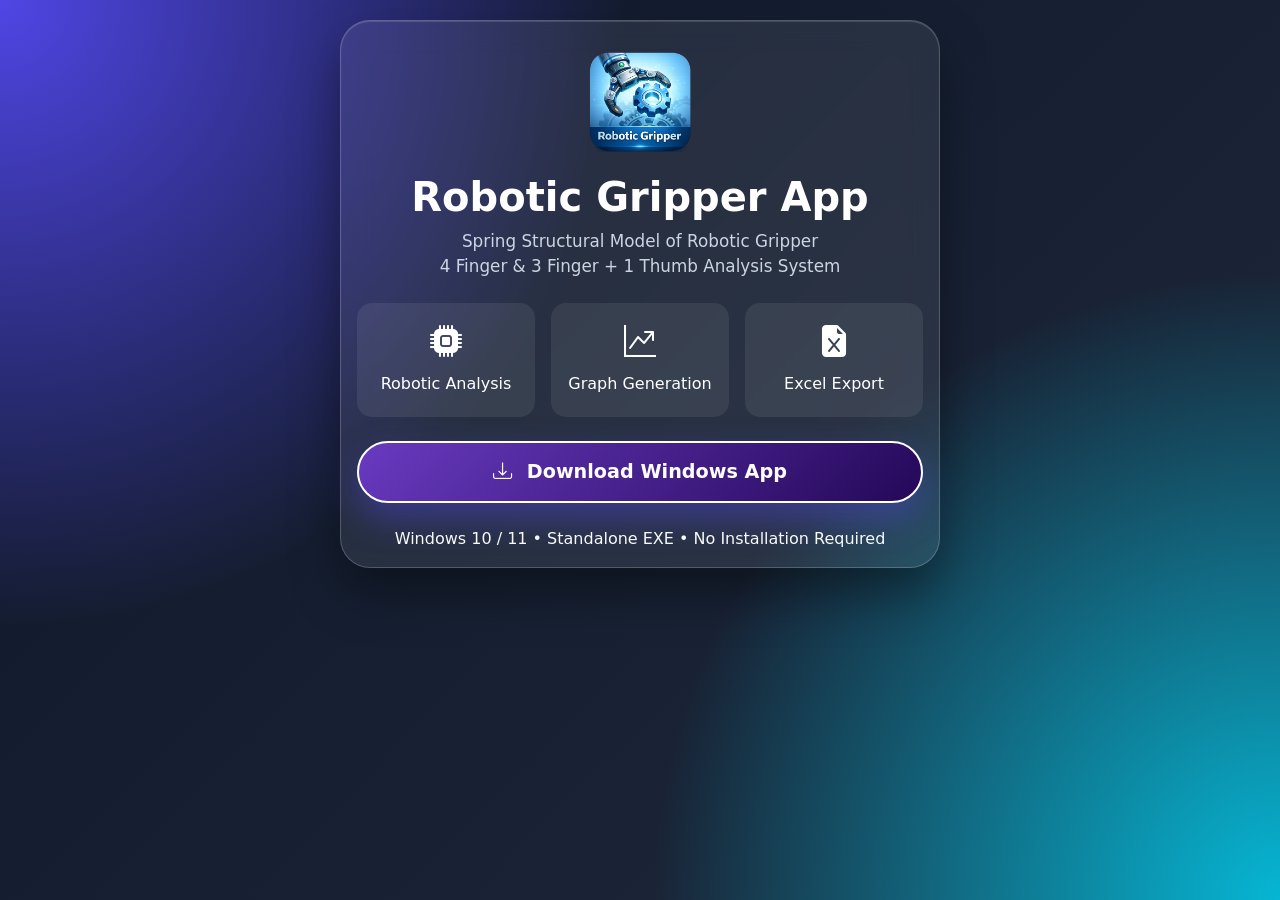
<file: index.html>
<!DOCTYPE html>

<html lang="en">

<head>
    <meta charset="UTF-8">
    <meta name="viewport" content="width=device-width, initial-scale=1.0">
    <title>Download Robotic Gripper App</title>

    
    <!-- Bootstrap 5 -->
    <link href="https://cdn.jsdelivr.net/npm/bootstrap@5.3.7/dist/css/bootstrap.min.css" rel="stylesheet">

    <!-- Bootstrap Icons -->
    <link href="https://cdn.jsdelivr.net/npm/bootstrap-icons@1.13.1/font/bootstrap-icons.css" rel="stylesheet">

    <style>
        body {
            min-height: 100vh;
            background:
                radial-gradient(circle at top left, #4f46e5, transparent 40%),
                radial-gradient(circle at bottom right, #06b6d4, transparent 40%),
                linear-gradient(135deg, #0f172a, #1e293b);

            display: flex;
            justify-content: center;
            align-items: flex-start;

            overflow-x: hidden;
            overflow-y: auto;

            padding: 20px 10px;
        }

        .download-card {
            max-width: 600px;
            width: 95%;
            border-radius: 30px;
            background: rgba(255, 255, 255, 0.08);
            backdrop-filter: blur(16px);
            border: 1px solid rgba(255, 255, 255, .2);
            box-shadow:
                0 25px 50px rgba(0, 0, 0, .4),
                inset 0 1px 1px rgba(255, 255, 255, .15);
            transform-style: preserve-3d;
            transition: all .4s ease;
        }



        .robot-icon {
            font-size: 5rem;
            color: #00e5ff;
            text-shadow: 0 0 25px rgba(0, 229, 255, .8);
        }

        .title {
            font-size: 2.5rem;
            font-weight: 800;
            color: white;
        }

        .subtitle {
            color: #cbd5e1;
            font-size: 1.05rem;
        }

        .feature-box {
            background: rgba(255, 255, 255, .08);
            border-radius: 15px;
            padding: 15px;
            color: white;
            transition: .3s;
        }

        .feature-box:hover {
            transform: translateY(-5px);
            background: rgba(255, 255, 255, .12);
        }

        .download-btn {
            /* background: linear-gradient(135deg, #00e5ff, #4f46e5); */
            background: linear-gradient(135deg, #693ac0, #240858);
            border: 2px solid #fff;
            color: white;
            font-size: 1.2rem;
            font-weight: 700;
            padding: 15px 35px;
            border-radius: 50px;
            box-shadow: 0 15px 35px rgba(79, 70, 229, .45);
            transition: .3s;
        }

        .download-btn:hover {
            transform: translateY(-3px) scale(1.03);
            color: white;
            border: 2px solid #fff;
        }

        .version-badge {
            background: rgba(0, 229, 255, .15);
            color: #00e5ff;
            border: 1px solid rgba(0, 229, 255, .4);
            border-radius: 30px;
            padding: 8px 18px;
            display: inline-block;
            font-weight: 600;
        }
      @media (max-width:768px){

    body{
        padding:15px 10px;
    }

    .download-card{
        width:100%;
        max-width:100%;
        border-radius:18px;
        padding:20px 15px !important;
        margin:0;
    }

    .robot-icon{
        font-size:3rem;
        margin-bottom:10px!important;
    }

    .title{
        font-size:1.7rem;
        line-height:1.2;
    }

    .subtitle{
        font-size:.9rem;
        line-height:1.5;
        margin-bottom:18px!important;
    }

    .row{
        margin-bottom:20px!important;
    }

    .feature-box{
        padding:12px;
    }

    .feature-box h6{
        font-size:.9rem;
    }

    .download-btn{
        display:block;
        width:100%;
        padding:16px;
        font-size:1rem;
        margin-top:10px;
    }

    .text-light{
        font-size:.8rem;
        margin-top:15px!important;
    }
}
    
    </style>
    

</head>

<body>

    
    <div class="card download-card text-center p-4 p-md-3">

        <div class="robot-icon mb-3">
            <!-- <i class="bi bi-robot"></i> -->
            <img src="Robotic_gripper.png" alt="4 Finger Gripper" height="100">
        </div>

        <h1 class="title">Robotic Gripper App</h1>

        <p class="subtitle mb-4">
            Spring Structural Model of Robotic Gripper
            <br>
            4 Finger & 3 Finger + 1 Thumb Analysis System
        </p>

        <!-- <div class="version-badge mb-4">
            <i class="bi bi-download me-2"></i>
            Latest Version
        </div> -->

        <div class="row g-3 mb-4">

            <div class="col-md-4">
                <div class="feature-box">
                    <i class="bi bi-cpu-fill fs-2"></i>
                    <h6 class="mt-2">Robotic Analysis</h6>
                </div>
            </div>

            <div class="col-md-4">
                <div class="feature-box">
                    <i class="bi bi-graph-up-arrow fs-2"></i>
                    <h6 class="mt-2">Graph Generation</h6>
                </div>
            </div>

            <div class="col-md-4">
                <div class="feature-box">
                    <i class="bi bi-file-earmark-excel-fill fs-2"></i>
                    <h6 class="mt-2">Excel Export</h6>
                </div>
            </div>

        </div>

        <button class="btn download-btn" onclick="downloadExe()">
            <i class="bi bi-download me-2"></i>
            Download Windows App
        </button>

        <p class="text-light mt-4 mb-0">
            Windows 10 / 11 • Standalone EXE • No Installation Required
        </p>

    </div>

    <script>
        function downloadExe() {

            const warningMessage =
                `🚨 IMPORTANT: First Time Launch Warning\n\n` +
                `If Windows shows:\n\n` +
                `"Windows protected your PC"\n` +
                `"Unknown Publisher"\n\n` +
                `➤ Click "More Info"\n` +
                `➤ Click "Run Anyway"\n\n` +
                `The application is safe.\n` +
                `This warning appears because the EXE is not digitally signed.`;

            if (confirm(warningMessage)) {

                // const releaseTag = "latest";


                const exeUrl =
                    `https://github.com/caliber123-dot/robotic-gripper/releases/latest/download/RoboticGripperApp_Setup.exe`;


                console.log("exeUrl>>", exeUrl)
                const link = document.createElement("a");

                link.href = exeUrl;
                link.download = "RoboticGripperApp.exe";

                document.body.appendChild(link);
                link.click();
                document.body.removeChild(link);
            }
        }
    </script>
    

</body>

</html>
</file>
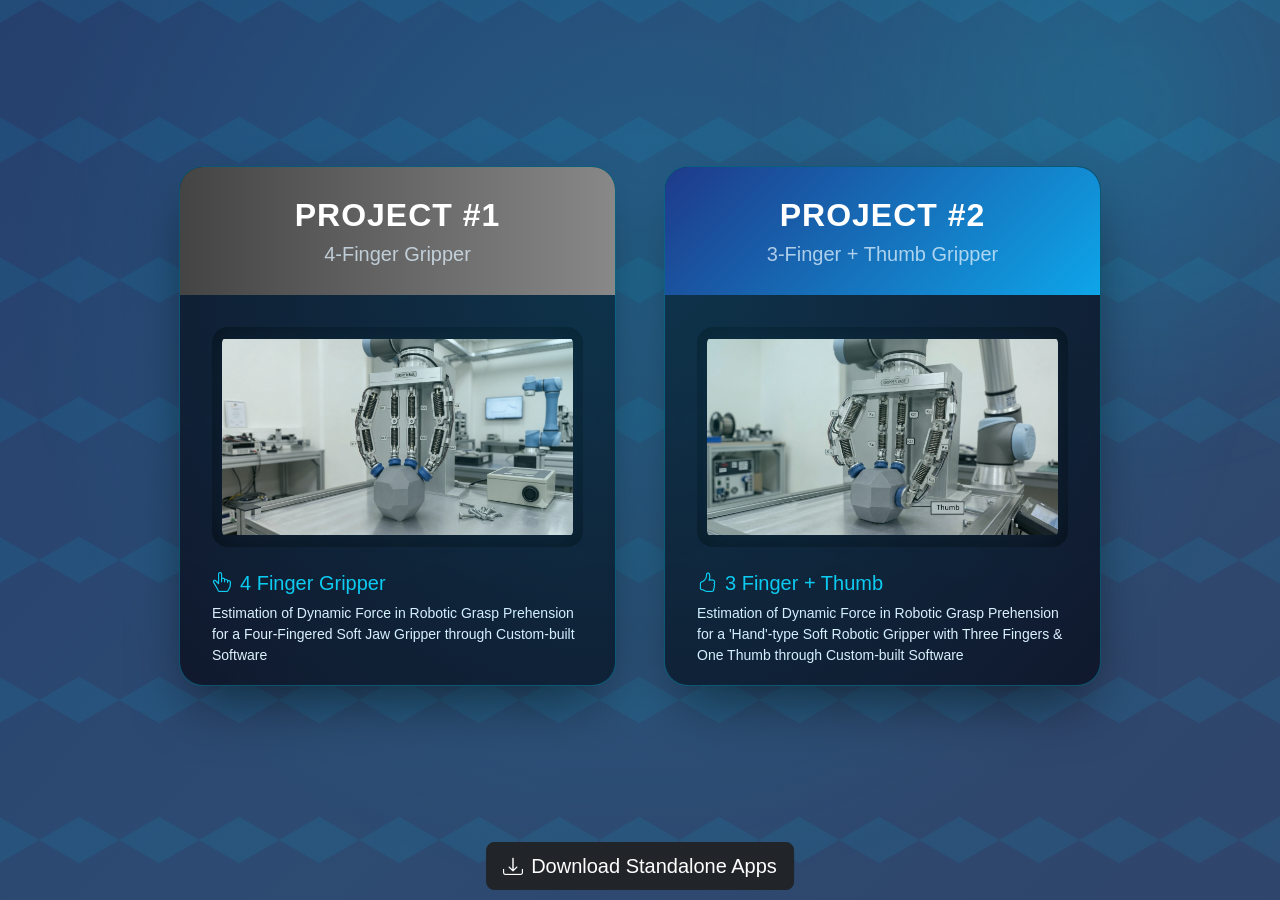
<file: templates/landing.html>
<!doctype html>
<html lang="en">

<head>
  <meta charset="UTF-8" />
  <meta name="viewport" content="width=device-width, initial-scale=1.0" />
  <title>Gripper System • Projects</title>
  <!-- <link href="https://cdn.jsdelivr.net/npm/bootstrap@5.3.3/dist/css/bootstrap.min.css" rel="stylesheet" /> -->
  <link rel="stylesheet" href="/static/css/bootstrap.min.css" />

  <!-- <link rel="stylesheet" href="https://cdn.jsdelivr.net/npm/bootstrap-icons@1.11.3/font/bootstrap-icons.min.css"> -->
  <link rel="stylesheet" href="/static/css/bootstrap-icons.css" />
  <style>
    /* @import url("https://fonts.googleapis.com/css2?family=Orbitron:wght@500;700&family=Inter:wght@300;400;600&display=swap"); */

    /* body {
            font-family: "Inter", sans-serif;
        } */

    :root {
      --primary: #00d4ff;
    }

    p {
      font-size: 14px;
    }

    body {
      /* background: linear-gradient(135deg, #0a0f1c 0%, #1a2338 100%); */
      /* background: linear-gradient(135deg, #290803 0%, #172647 100%); */
      /* background: linear-gradient(135deg, #f8d0c8 0%, #aad4fc 100%); */
      background: linear-gradient(135deg,
          #26406e 0%,
          #2d4b72 50%,
          #30456b 100%);
      /* font-family: "Inter", sans-serif; */

      font-family: "Segoe UI", Tahoma, Geneva, Verdana, sans-serif;
      color: #e0f2fe;
      margin: 0;
      padding: 0;
      overflow: hidden;
      height: 100vh;
    }

    body::before {
      content: "";

      position: fixed;
      inset: 0;

      background:
        linear-gradient(30deg,
          rgba(0, 212, 255, 0.08) 12%,
          transparent 12.5%,
          transparent 87%,
          rgba(0, 212, 255, 0.08) 87.5%,
          rgba(0, 212, 255, 0.08)),
        linear-gradient(150deg,
          rgba(0, 212, 255, 0.08) 12%,
          transparent 12.5%,
          transparent 87%,
          rgba(0, 212, 255, 0.08) 87.5%,
          rgba(0, 212, 255, 0.08));

      background-size: 80px 140px;

      animation: hexMove 18s linear infinite;

      /* opacity: .6; */

      z-index: -2;
    }

    body::after {
      content: "";

      position: fixed;

      width: 700px;
      height: 700px;

      top: -250px;
      right: -200px;

      background: radial-gradient(circle,
          rgba(0, 212, 255, 0.18) 0%,
          transparent 70%);

      filter: blur(40px);

      z-index: -1;
    }

    .hero {
      height: 100vh;
      display: flex;
      align-items: center;
      position: relative;
    }

    .hero::before {
      content: "";
      position: absolute;
      inset: 0;
      background: radial-gradient(circle at 50% 30%,
          rgba(0, 212, 255, 0.15) 0%,
          transparent 70%);
      pointer-events: none;
    }

    .section-title {
      font-family: "Orbitron", sans-serif;
      font-size: 3.2rem;
      background: linear-gradient(90deg, #00d4ff, #a5b4fc);
      background-clip: text;
      /* Standard */
      -webkit-background-clip: text;
      /* Chrome, Edge, Safari */
      -webkit-text-fill-color: transparent;
      text-shadow: 0 0 30px rgba(0, 212, 255, 0.5);
    }

    .project-card {
      background: rgba(15, 23, 42, 0.95);
      border: 1px solid rgba(0, 212, 255, 0.3);
      border-radius: 24px;
      overflow: hidden;
      transition: all 0.6s cubic-bezier(0.23, 1, 0.32, 1);
      box-shadow: 0 25px 60px -15px rgba(0, 0, 0, 0.6);
      height: 100%;
      max-height: 520px;
      cursor: pointer;
      /* Hand cursor on hover */
    }

    .project-card:hover {
      transform: perspective(1000px) rotateX(8deg) rotateY(8deg) translateY(-15px);
      box-shadow: 0 40px 90px -10px rgba(0, 212, 255, 0.4);
      border-color: var(--primary);
    }

    .card-header {
      background: linear-gradient(90deg, #444, #888);
      /* background: linear-gradient(135deg, #8a1e1e, #a02e12); */
      padding: 1.8rem 1.5rem;
      text-align: center;
      position: relative;
    }

    .card-header2 {
      background: linear-gradient(135deg, #1e3a8a, #0ea5e9);
      padding: 1.8rem 1.5rem;
      text-align: center;
      position: relative;
    }

    .project-title {
      /* font-family: "Orbitron", sans-serif; */
      font-family: "Segoe UI", Tahoma, Geneva, Verdana, sans-serif;
      font-size: 2rem;
      font-weight: 700;
      letter-spacing: 1px;
    }

    .project-body {
      padding: 2rem;
      display: flex;
      flex-direction: column;
      height: calc(100% - 85px);
    }

    .gripper-img {
      width: 100%;
      height: 220px;
      object-fit: contain;
      /* background: rgba(0, 0, 0, 0.5); */
      border-radius: 16px;
      padding: 10px;
      box-shadow: inset 0 0 40px rgba(0, 0, 0, 0.6);
      transition: transform 0.7s ease;
    }

    .project-card:hover .gripper-img {
      transform: scale(1.1);
    }

    .icon-container {
      display: grid;
      grid-template-columns: repeat(4, 1fr);
      gap: 12px;
      margin: 1.5rem 0;
    }

    .icon-box {
      text-align: center;
      padding: 10px 6px;
      border-radius: 12px;
      transition: all 0.4s ease;
    }

    .icon-box:hover {
      background: rgba(0, 212, 255, 0.1);
      transform: translateY(-4px);
    }

    .icon-box i {
      font-size: 1.8rem;
      color: #67e8f9;
    }

    .btn-explore {
      background: linear-gradient(90deg, #22d3ee, #06b6d4);
      border: none;
      color: #0f172a;
      font-weight: 700;
      padding: 14px 32px;
      border-radius: 50px;
      margin-top: auto;
      pointer-events: none;
      /* Prevent button from interfering with card click */
    }
  </style>
</head>

<body>
  <section class="hero">
    <div class="floating-bg" style="top: 10%; left: 8%"></div>
    <div class="floating-bg" style="bottom: 15%; right: 10%"></div>

    <div class="container h-100">
      <div class="row h-100 align-items-center justify-content-center g-5">
        <!-- Project 1 -->
        <div class="col-lg-5 col-md-6">
          <div class="project-card h-100" onclick="hidePages(1)">
            <div class="card-header">
              <h2 class="project-title text-white">PROJECT #1</h2>
              <h5 class="mb-0 opacity-75">4-Finger Gripper</h5>
            </div>
            <div class="project-body">
              <img src="/static/img/4finger01_16_9.png" class="gripper-img" alt="4 Finger Gripper" />

              <h5 class="mt-4 text-info">
                <i class="bi bi-hand-index-thumb me-2"></i>4 Finger Gripper
              </h5>
              <p class="text-slate-300 flex-grow-1">
                Estimation of Dynamic Force in Robotic Grasp Prehension for a
                Four-Fingered Soft Jaw Gripper through Custom-built Software
              </p>

              <div class="icon-container">
                <div class="icon-box">
                  <i class="fas fa-fingerprint"></i><small>Tactile</small>
                </div>
                <div class="icon-box">
                  <i class="fas fa-bolt-lightning"></i><small>Fast</small>
                </div>
                <div class="icon-box">
                  <i class="fas fa-weight-scale"></i><small>Heavy</small>
                </div>
                <div class="icon-box">
                  <i class="fas fa-microchip"></i><small>Smart</small>
                </div>
              </div>

              <button class="btn btn-explore w-100">
                <i class="fas fa-rocket me-2"></i>EXPLORE PROJECT #1
              </button>
            </div>
          </div>
        </div>

        <!-- Project 2 -->
        <div class="col-lg-5 col-md-6">
          <div class="project-card h-100" onclick="hidePages(2)">
            <div class="card-header2">
              <h2 class="project-title text-white">PROJECT #2</h2>
              <h5 class="mb-0 opacity-75">3-Finger + Thumb Gripper</h5>
            </div>
            <div class="project-body">
              <img src="/static/img/3finger1thumb16_9.png" class="gripper-img" alt="3 Finger + Thumb Gripper" />

              <h5 class="mt-4 text-info">
                <i class="bi bi-hand-thumbs-up me-2"></i>3 Finger + Thumb
              </h5>
              <p class="text-slate-300 flex-grow-1">
                Estimation of Dynamic Force in Robotic Grasp Prehension for a
                'Hand'-type Soft Robotic Gripper with Three Fingers & One
                Thumb through Custom-built Software
              </p>

              <div class="icon-container">
                <div class="icon-box">
                  <i class="fas fa-thumbs-up"></i><small>Thumb</small>
                </div>
                <div class="icon-box">
                  <i class="fas fa-grip-lines"></i><small>Adaptive</small>
                </div>
                <div class="icon-box">
                  <i class="fas fa-shield-halved"></i><small>Durable</small>
                </div>
                <div class="icon-box">
                  <i class="fas fa-brain"></i><small>AI</small>
                </div>
              </div>

              <button class="btn btn-explore w-100">
                <i class="fas fa-rocket me-2"></i>EXPLORE PROJECT #2
              </button>
            </div>
          </div>
        </div>

      </div>
      <div style="
    position: fixed;
    bottom: 10px;
    left: 50%;
    transform: translateX(-50%);
    z-index: 999;;
">
        <button class="btn btn-dark btn-lg me-2 ms-2" onclick="downloadExe()">
          <i class="bi bi-download me-2"></i>Download Standalone Apps</button>
      </div>
    </div>
  </section>

  <script src="https://cdn.jsdelivr.net/npm/bootstrap@5.3.3/dist/js/bootstrap.bundle.min.js"></script>
  <script>
    function enterProject(projectNumber) {
      if (projectNumber === 1) {
        alert("🚀 You have entered Project #1\n\n4-Finger Precision Gripper");
      } else if (projectNumber === 2) {
        alert("🚀 You have entered Project #2\n\n3-Finger + Thumb Gripper");
      }
    }
  </script>

  <script>
    function hidePages(pageNumber) {
      sessionStorage.setItem("pno", pageNumber);
      // after set session storage open same tab with input page
      // window.open("/input", "_blank");
      localStorage.removeItem("generatedFiles");
      window.open("/home", "_self");
    }
  </script>

  <script>
    function downloadExe() {
      // Show warning message in a popup
      const warningMessage = `🚨 IMPORTANT: First Time Launch Warning\n\n` +
        `If Windows shows: "Windows protected your PC" and "Unknown Publisher"\n\n` +
        `➤ Click: "More Info"\n` +
        `➤ Then Click: "Run Anyway"\n\n` +
        `The app is safe.\n` +
        `This happens because the app isn't digitally signed.`;
      // Replace with your actual release tag (e.g., "v1.0.0") or use "latest" for newest
      // Display confirmation dialog and proceed with download if user clicks OK
      if (confirm(warningMessage)) {
        // const releaseTag = "latest";
        // const releaseTag = "tag";
        // const exeUrl = `https://github.com/caliber123-dot/Graph-Fuzzy-Function/releases/${releaseTag}/download/MaterialFuzzyApp_1.4.exe`;
        const exeUrl =
          `https://github.com/caliber123-dot/robotic-gripper/releases/latest/download/RoboticGripperApp_Setup.exe`;

        const link = document.createElement('a');
        link.href = exeUrl;
        link.download = 'MaterialFuzzyApp.exe';
        document.body.appendChild(link);
        link.click();
        document.body.removeChild(link);
      }
    }
  </script>
</body>

</html>
</file>
